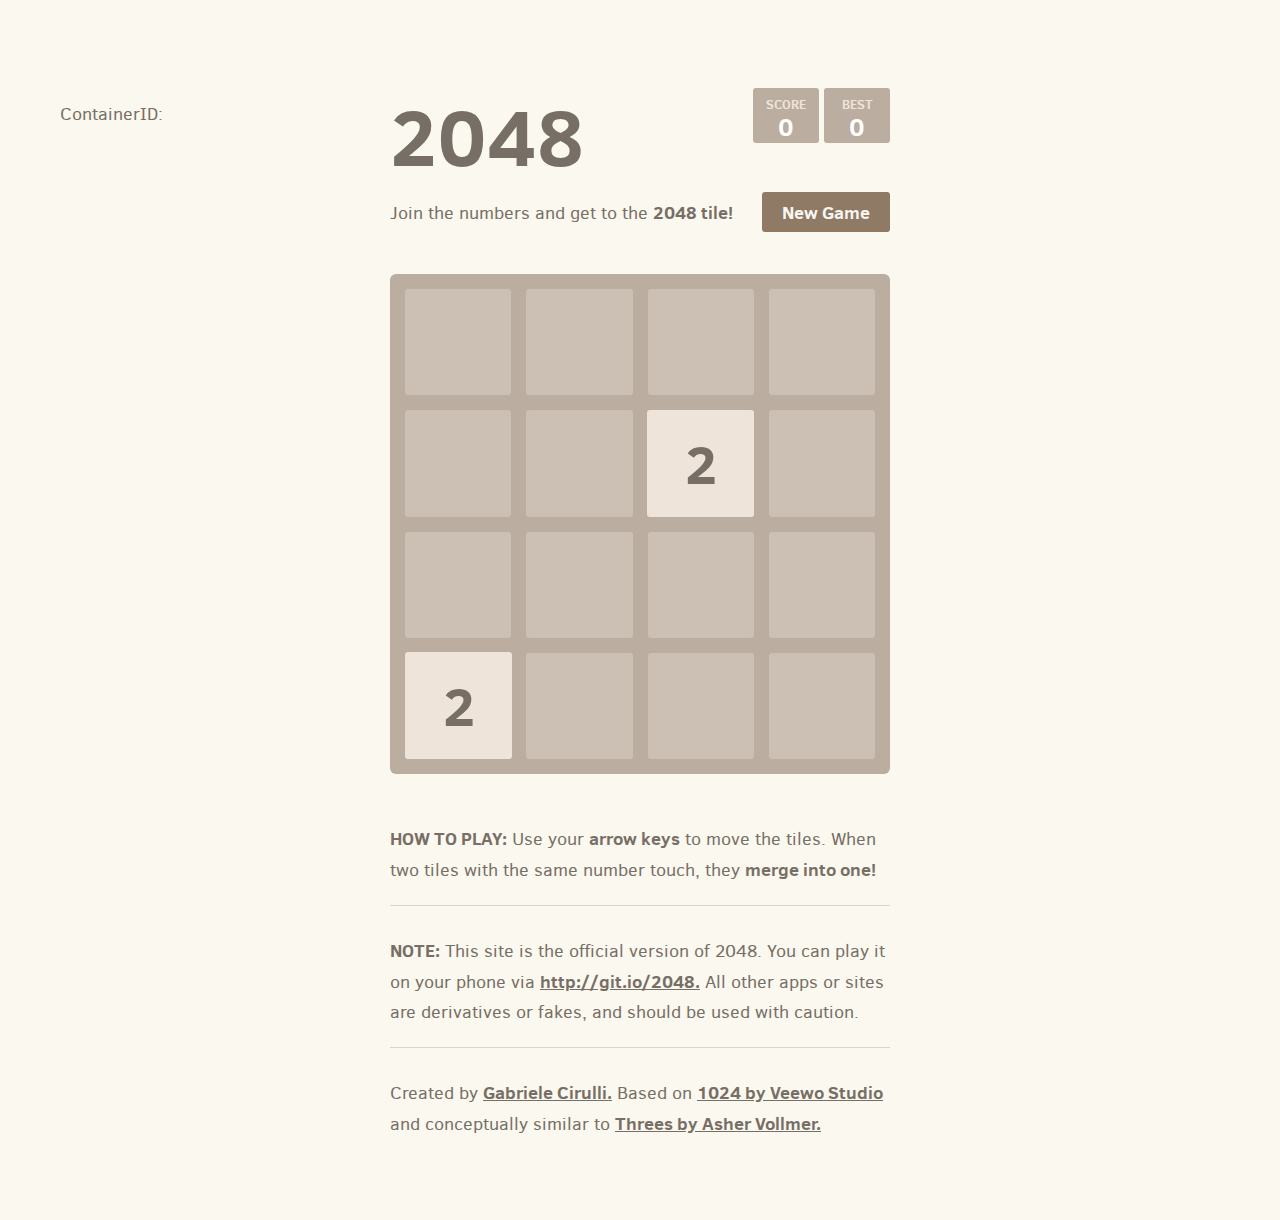
<file: 2048/index.html>
<!DOCTYPE html>
<html>
<head>
  <meta charset="utf-8">
  <title>2048</title>

  <link href="style/main.css" rel="stylesheet" type="text/css">
  <link rel="shortcut icon" href="favicon.ico">
  <link rel="apple-touch-icon" href="meta/apple-touch-icon.png">
  <link rel="apple-touch-startup-image" href="meta/apple-touch-startup-image-640x1096.png" media="(device-width: 320px) and (device-height: 568px) and (-webkit-device-pixel-ratio: 2)"> <!-- iPhone 5+ -->
  <link rel="apple-touch-startup-image" href="meta/apple-touch-startup-image-640x920.png"  media="(device-width: 320px) and (device-height: 480px) and (-webkit-device-pixel-ratio: 2)"> <!-- iPhone, retina -->
  <meta name="apple-mobile-web-app-capable" content="yes">
  <meta name="apple-mobile-web-app-status-bar-style" content="black">

  <meta name="HandheldFriendly" content="True">
  <meta name="MobileOptimized" content="320">
  <meta name="viewport" content="width=device-width, target-densitydpi=160dpi, initial-scale=1.0, maximum-scale=1, user-scalable=no, minimal-ui">
</head>
<body>
  <div class="container">
    <p style="position:absolute;left:60px;top:100px;">ContainerID: </p>
    <div class="heading">
      <h1 class="title">2048</h1>
      <div class="scores-container">
        <div class="score-container">0</div>
        <div class="best-container">0</div>
      </div>
    </div>

    <div class="above-game">
      <p class="game-intro">Join the numbers and get to the <strong>2048 tile!</strong></p>
      <a class="restart-button">New Game</a>
    </div>

    <div class="game-container">
      <div class="game-message">
        <p></p>
        <div class="lower">
	        <a class="keep-playing-button">Keep going</a>
          <a class="retry-button">Try again</a>
        </div>
      </div>

      <div class="grid-container">
        <div class="grid-row">
          <div class="grid-cell"></div>
          <div class="grid-cell"></div>
          <div class="grid-cell"></div>
          <div class="grid-cell"></div>
        </div>
        <div class="grid-row">
          <div class="grid-cell"></div>
          <div class="grid-cell"></div>
          <div class="grid-cell"></div>
          <div class="grid-cell"></div>
        </div>
        <div class="grid-row">
          <div class="grid-cell"></div>
          <div class="grid-cell"></div>
          <div class="grid-cell"></div>
          <div class="grid-cell"></div>
        </div>
        <div class="grid-row">
          <div class="grid-cell"></div>
          <div class="grid-cell"></div>
          <div class="grid-cell"></div>
          <div class="grid-cell"></div>
        </div>
      </div>

      <div class="tile-container">

      </div>
    </div>

    <p class="game-explanation">
      <strong class="important">How to play:</strong> Use your <strong>arrow keys</strong> to move the tiles. When two tiles with the same number touch, they <strong>merge into one!</strong>
    </p>
    <hr>
    <p>
    <strong class="important">Note:</strong> This site is the official version of 2048. You can play it on your phone via <a href="http://git.io/2048">http://git.io/2048.</a> All other apps or sites are derivatives or fakes, and should be used with caution.
    </p>
    <hr>
    <p>
    Created by <a href="http://gabrielecirulli.com" target="_blank">Gabriele Cirulli.</a> Based on <a href="https://itunes.apple.com/us/app/1024!/id823499224" target="_blank">1024 by Veewo Studio</a> and conceptually similar to <a href="http://asherv.com/threes/" target="_blank">Threes by Asher Vollmer.</a>
    </p>
  </div>

  <script src="js/bind_polyfill.js"></script>
  <script src="js/classlist_polyfill.js"></script>
  <script src="js/animframe_polyfill.js"></script>
  <script src="js/keyboard_input_manager.js"></script>
  <script src="js/html_actuator.js"></script>
  <script src="js/grid.js"></script>
  <script src="js/tile.js"></script>
  <script src="js/local_storage_manager.js"></script>
  <script src="js/game_manager.js"></script>
  <script src="js/application.js"></script>
</body>
</html>
</file>
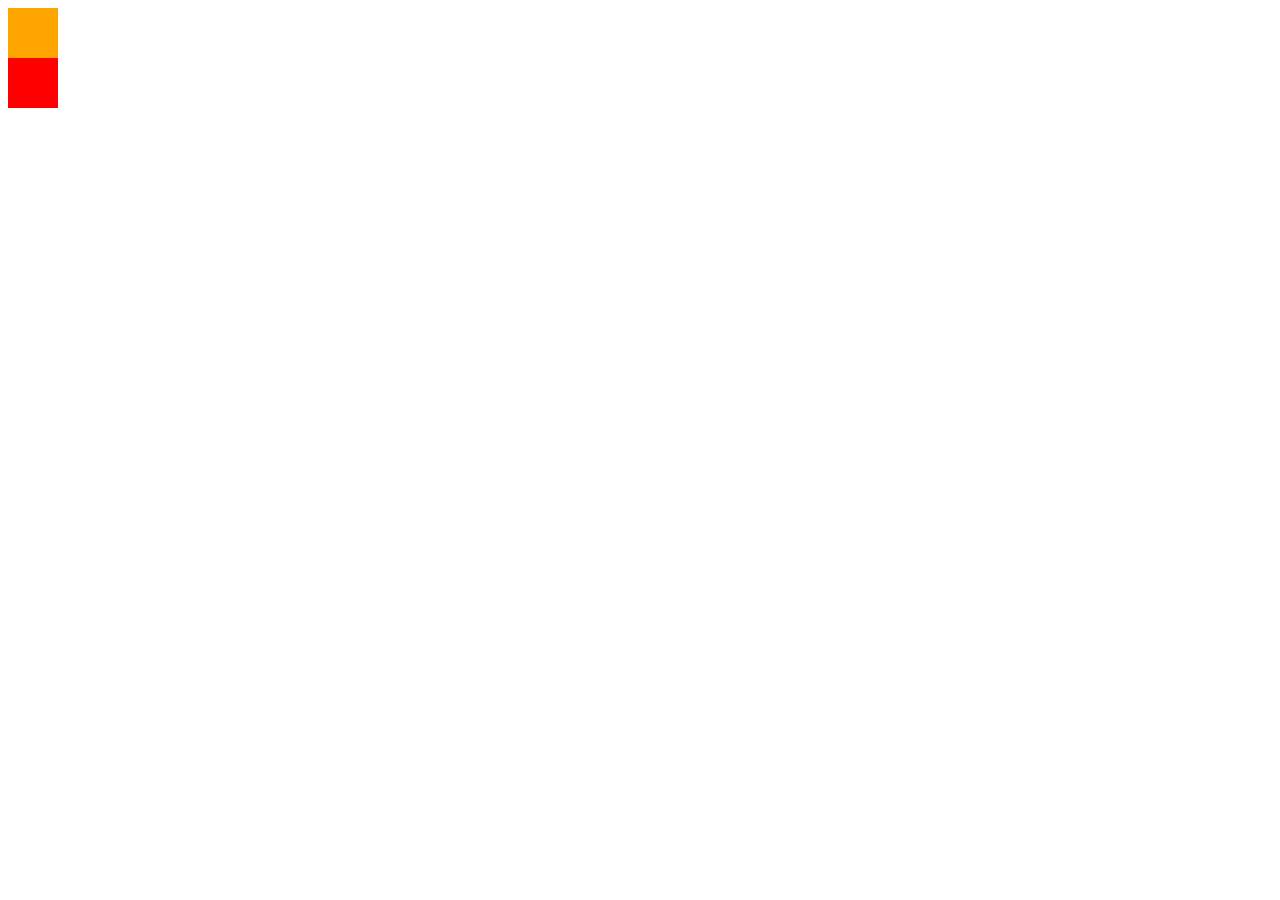
<file: drag/index.html>
<!DOCTYPE html>
<html>
<head>
	<meta charset="utf-8">
	<title>拖拽demo</title>
	<link rel="stylesheet" type="text/css" href="drag.css">
	<script type="text/javascript" src="drag.js"></script>
</head>
<body>
<div id="target"></div>
<div id="target2"></div>
<script type="text/javascript">
// 使用：声明2个拖拽实例
new Drag('target');
new Drag('target2');
</script>
</body>
</html>
</file>
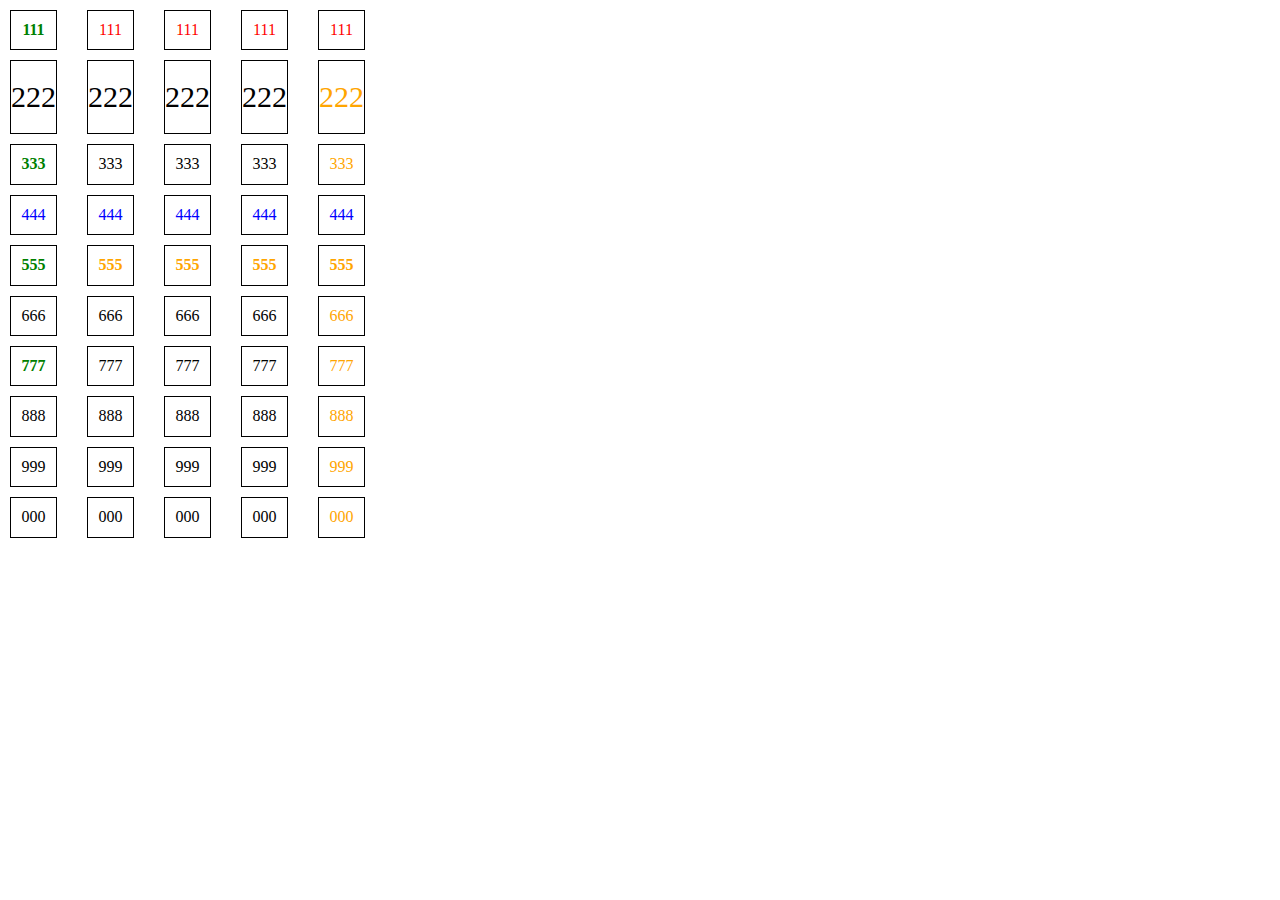
<file: attribute_selector.html>
<!DOCTYPE html>
<html>
<head>
    <meta charset="UTF-8">
    <title>HTML 5的属性选择器(id和class)</title>
    <style type="text/css">
    * {
        margin: 0;
        padding: 0;
    }
    /*ul下所有的class选择器*/
    ul.box {
        float: left;
        margin-right: 10px;
        list-style: none;
        text-align: center;
    }
    /*所有的li*/
    li {
        margin-bottom: 10px;
        line-height: 2.4;
        border: 1px solid #000;
    }
    /*ul下所有的class选择器*/
    ul[class="box"] {
        margin-left: 10px;
        margin-right: 20px;
        margin-top: 10px;
    }
    /*选取属性值中包含指定词汇的元素*/
    li[class~='list5'] {
        color: red;
    }
    /*用来匹配属性值以指定值开头的每个元素*/
    li[class^='list6'] {
        font-size: 30px;
    }
    /*匹配属性值中包含指定值的每个元素*/
    li[class*='list-10'] {
        color: blue;
    }
    /*匹配属性值以指定值结尾的每个元素*/
    li[class$='11'] {
        font-weight: 900;
    }
    /*选取带有以指定值开头的属性值的元素，该值必须是整个单词*/
    li[id|='list'] {
        font-weight: 900;
        color: green;
    }
    li[class|='list'] {
        font-weight: 900;
        color: green;
    }
    /*规定属于其父元素的第5个子元素的每个 p 的背景色：*/
    :nth-child(5) {
        color: orange;
    }
    </style>
    </head>
    <body>
        <ul id="box1" class="box">
            <li id="list3" class="list-5 list-7">111</li>
            <li id="list4" class="list6 list-8">222</li>
            <li id="list-5" class="list7 list-9">333</li>
            <li id="list6" class="list8 list-10">444</li>
            <li id="list7" class="list-9 list-11">555</li>
            <li id="list8" class="list10 list-12">666</li>
            <li id="list-9" class="list11 list-13">777</li>
            <li id="list10" class="list12 list-14">888</li>
            <li id="list11" class="list13 list-15">999</li>
            <li id="list12" class="list14 list-16">000</li>
        </ul>
        <ul id="box2" class="box">
            <li id="list3" class="list5 list-7">111</li>
            <li id="list4" class="list6 list-8">222</li>
            <li id="list5" class="list7 list-9">333</li>
            <li id="list6" class="list8 list-10">444</li>
            <li id="list7" class="list9 list-11">555</li>
            <li id="list8" class="list10 list-12">666</li>
            <li id="list9" class="list11 list-13">777</li>
            <li id="list10" class="list12 list-14">888</li>
            <li id="list11" class="list13 list-15">999</li>
            <li id="list12" class="list14 list-16">000</li>
        </ul>
            <ul id="box3" class="box">
            <li id="list3" class="list5 list-7">111</li>
            <li id="list4" class="list6 list-8">222</li>
            <li id="list5" class="list7 list-9">333</li>
            <li id="list6" class="list8 list-10">444</li>
            <li id="list7" class="list9 list-11">555</li>
            <li id="list8" class="list10 list-12">666</li>
            <li id="list9" class="list11 list-13">777</li>
            <li id="list10" class="list12 list-14">888</li>
            <li id="list11" class="list13 list-15">999</li>
            <li id="list12" class="list14 list-16">000</li>
        </ul>
        <ul id="box4" class="box">
            <li id="list3" class="list5 list-7">111</li>
            <li id="list4" class="list6 list-8">222</li>
            <li id="list5" class="list7 list-9">333</li>
            <li id="list6" class="list8 list-10">444</li>
            <li id="list7" class="list9 list-11">555</li>
            <li id="list8" class="list10 list-12">666</li>
            <li id="list9" class="list11 list-13">777</li>
            <li id="list10" class="list12 list-14">888</li>
            <li id="list11" class="list13 list-15">999</li>
            <li id="list12" class="list14 list-16">000</li>
        </ul>
        <ul id="box5" class="box">
            <li id="list3" class="list5 list-7">111</li>
            <li id="list4" class="list6 list-8">222</li>
            <li id="list5" class="list7 list-9">333</li>
            <li id="list6" class="list8 list-10">444</li>
            <li id="list7" class="list9 list-11">555</li>
            <li id="list8" class="list10 list-12">666</li>
            <li id="list9" class="list11 list-13">777</li>
            <li id="list10" class="list12 list-14">888</li>
            <li id="list11" class="list13 list-15">999</li>
            <li id="list12" class="list14 list-16">000</li>
        </ul>
    </body>
</html>
</file>
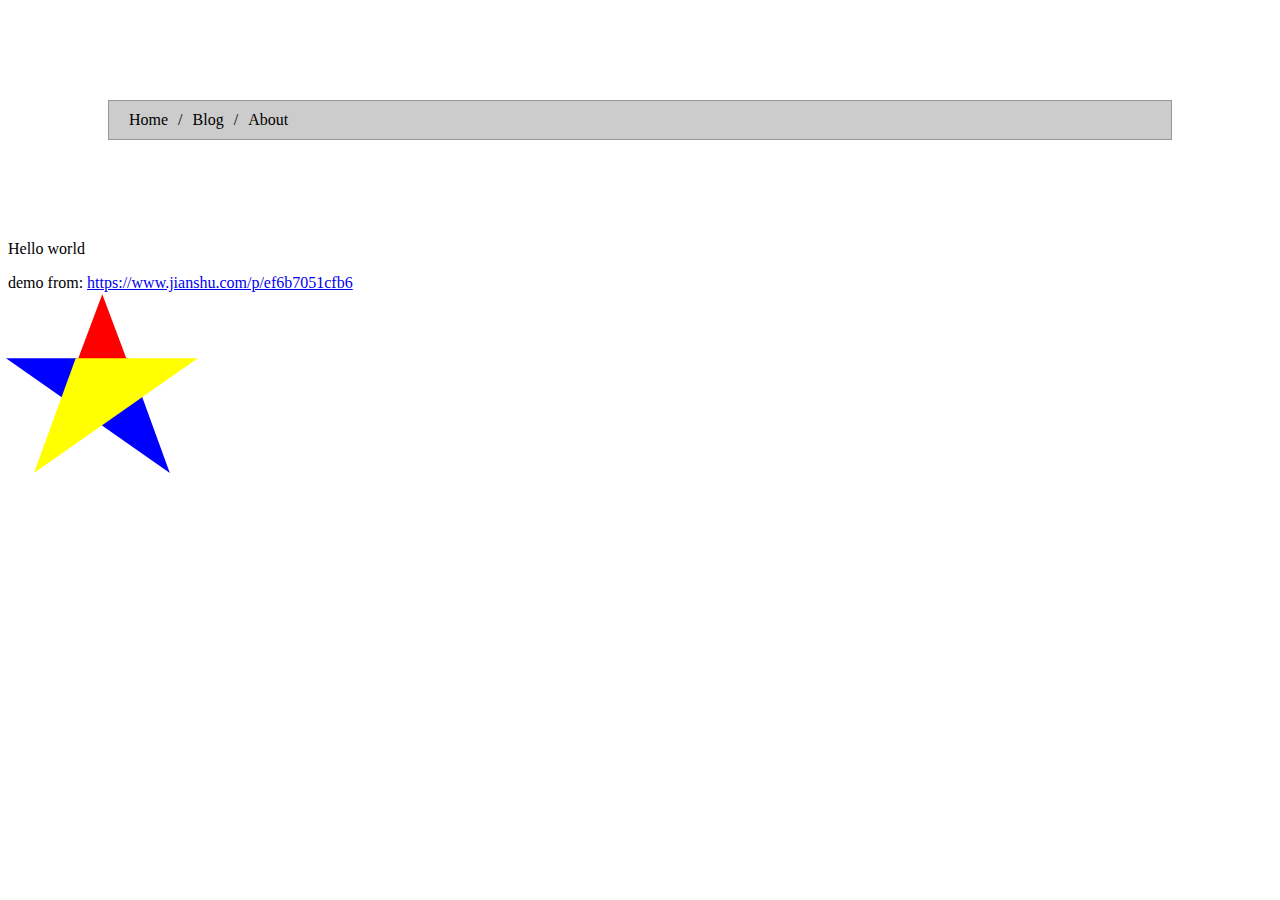
<file: css_before_demo.html>
<!DOCTYPE html>
<html>
<head>
<meta charset="utf-8">
<title>before/after探秘</title>
<style type="text/css">
/*面包屑*/
ul {
  margin: 100px;
  background: #ccc;
  padding: 10px;
  border: 1px solid #999;
  list-style:none;
}
ul:after {
  clear: both;
  content: '';
  display: block;
}
li {
   float: left; 
   margin-left: 10px;
}
li:after {
  content: '/';
  margin-left: 10px;
}
li:last-child::after{
  content: none;
}

/*hello world*/
p:before{
  content: "H";
}
p:after{
  content: "d";
}

/*五角星*/
#star-five {
  margin-top: 60px;
  width: 0;
  height: 0;
  border-left: 100px solid transparent;
  border-right: 100px solid transparent;
  border-bottom: 70px solid blue;
  position: relative;
  transform: rotate(35deg);
}
#star-five:before {
   border-bottom: 80px solid red;
   border-left: 30px solid transparent;
   border-right: 30px solid transparent;
   position: absolute;
   height: 0;
   width: 0;
   top: -45px;
   left: -65px;
   content: '';
  transform: rotate(-35deg);
}
#star-five:after {
  width: 0;
  height: 0;
  border-left: 100px solid transparent;
  border-right: 100px solid transparent;
  border-bottom: 70px solid yellow;
  top: 7px;
  left: -110px;
  position: absolute;
  display: block;
  content: '';
  transform: rotate(-70deg);
}
</style>
</head>
<body>
  <!-- 使用伪元素制作面包屑，清除浮动等 -->
  <ul>
    <li>Home</li>
    <li>Blog</li>
    <li>About</li>
  </ul>

  <!-- 使用伪元素追加字符 -->
  <p>ello worl</p>
  <div>demo from: 
    <a href="https://www.jianshu.com/p/ef6b7051cfb6" target="_blank">
      https://www.jianshu.com/p/ef6b7051cfb6
    </a>
  </div>

  <!-- 五角星 -->
  <div id='star-five'></div>
</body>
</html>
</file>
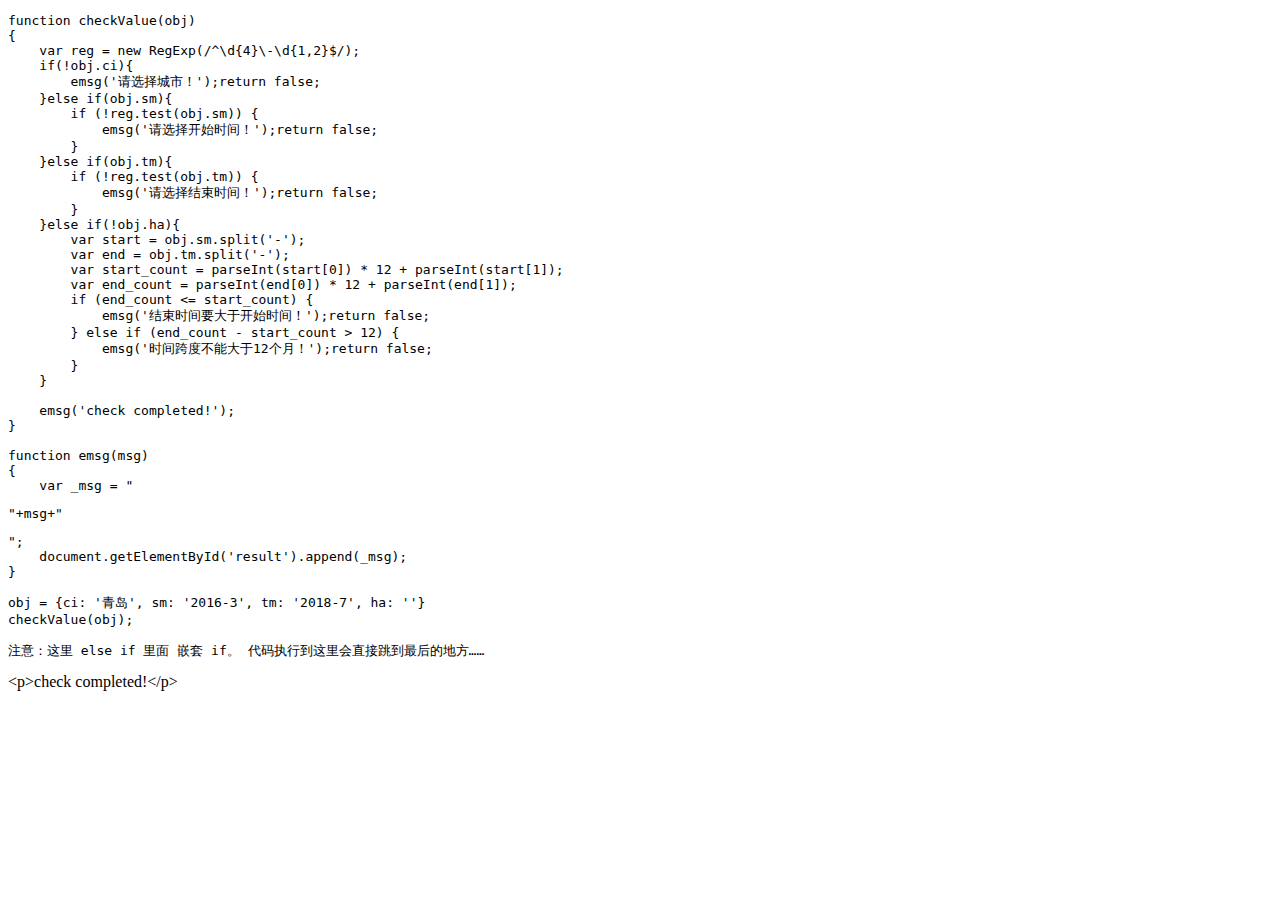
<file: if_demo.html>
<!DOCTYPE html>
<html>
<head>
    <title>if test</title>
    <meta charset="utf-8">
</head>
<body>
<pre>
function checkValue(obj)
{
    var reg = new RegExp(/^\d{4}\-\d{1,2}$/);
    if(!obj.ci){
        emsg('请选择城市！');return false;
    }else if(obj.sm){
        if (!reg.test(obj.sm)) {
            emsg('请选择开始时间！');return false;
        }
    }else if(obj.tm){
        if (!reg.test(obj.tm)) {
            emsg('请选择结束时间！');return false;
        }
    }else if(!obj.ha){
        var start = obj.sm.split('-');
        var end = obj.tm.split('-');
        var start_count = parseInt(start[0]) * 12 + parseInt(start[1]);
        var end_count = parseInt(end[0]) * 12 + parseInt(end[1]);
        if (end_count <= start_count) {
            emsg('结束时间要大于开始时间！');return false;
        } else if (end_count - start_count > 12) {
            emsg('时间跨度不能大于12个月！');return false;
        }
    }

    emsg('check completed!');
}

function emsg(msg)
{
    var _msg = "<p>"+msg+"</p>";
    document.getElementById('result').append(_msg);
}

obj = {ci: '青岛', sm: '2016-3', tm: '2018-7', ha: ''}
checkValue(obj);

注意：这里 else if 里面 嵌套 if。 代码执行到这里会直接跳到最后的地方……
</pre>

<div id="result">
</div>
<script type="text/javascript">
function checkValue(obj)
{
    var reg = new RegExp(/^\d{4}\-\d{1,2}$/);
    if(!obj.ci){
        emsg('请选择城市！');return false;
    }else if(obj.sm){
        if (!reg.test(obj.sm)) {
            emsg('请选择开始时间！');return false;
        }
    }else if(obj.tm){
        if (!reg.test(obj.tm)) {
            emsg('请选择结束时间！');return false;
        }
    }else if(!obj.ha){
        var start = obj.sm.split('-');
        var end = obj.tm.split('-');
        var start_count = parseInt(start[0]) * 12 + parseInt(start[1]);
        var end_count = parseInt(end[0]) * 12 + parseInt(end[1]);
        if (end_count <= start_count) {
            emsg('结束时间要大于开始时间！');return false;
        } else if (end_count - start_count > 12) {
            emsg('时间跨度不能大于12个月！');return false;
        }
    }

    emsg('check completed!');
}

function emsg(msg)
{
    var _msg = "<p>"+msg+"</p>";
    document.getElementById('result').append(_msg);
}

obj = {ci: '青岛', sm: '2016-3', tm: '2018-7', ha: ''}
checkValue(obj);
</script>
</body>
</html>
</file>
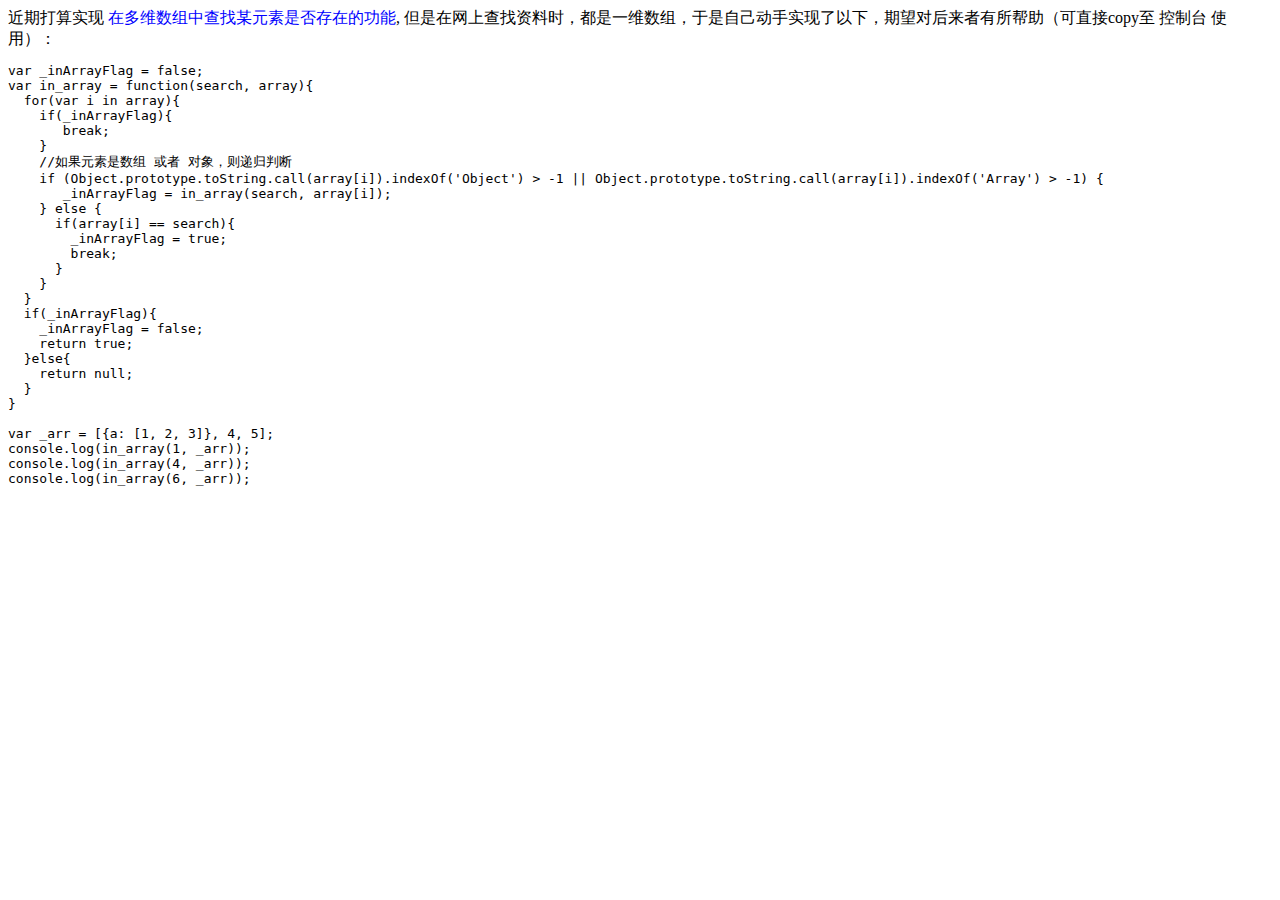
<file: JavaScript_search_element_in_multidimensional_array.html>
<!DOCTYPE html>
<html>
<head>
    <title>if test</title>
    <meta charset="utf-8">
</head>
<body>
<div>
  近期打算实现 <font color="blue">在多维数组中查找某元素是否存在的功能</font>, 但是在网上查找资料时，都是一维数组，于是自己动手实现了以下，期望对后来者有所帮助（可直接copy至 控制台 使用）：
</div>
<pre>
var _inArrayFlag = false;
var in_array = function(search, array){
  for(var i in array){
    if(_inArrayFlag){
       break;
    }
    //如果元素是数组 或者 对象，则递归判断
    if (Object.prototype.toString.call(array[i]).indexOf('Object') > -1 || Object.prototype.toString.call(array[i]).indexOf('Array') > -1) {
       _inArrayFlag = in_array(search, array[i]);
    } else {
      if(array[i] == search){
        _inArrayFlag = true;
        break;
      }
    } 
  }
  if(_inArrayFlag){
    _inArrayFlag = false;
    return true;
  }else{
    return null;
  }
}

var _arr = [{a: [1, 2, 3]}, 4, 5];
console.log(in_array(1, _arr));
console.log(in_array(4, _arr));
console.log(in_array(6, _arr));

</pre>
</body>
</html>
<script type="text/javascript">
var _inArrayFlag = false;
var in_array = function(search, array){
  for(var i in array){
    if(_inArrayFlag){
       break;
    }
    //如果元素是数组 或者 对象，则递归判断
    if (Object.prototype.toString.call(array[i]).indexOf('Object') > -1 || Object.prototype.toString.call(array[i]).indexOf('Array') > -1) {
       _inArrayFlag = in_array(search, array[i]);
    } else {
      if(array[i] == search){
        _inArrayFlag = true;
        break;
      }
    } 
  }
  if(_inArrayFlag){
    _inArrayFlag = false;
    return true;
  }else{
    return null;
  }
}

var _arr = [{a: [1, 2, 3]}, 4, 5];
console.log(in_array(1, _arr));
console.log(in_array(4, _arr));
console.log(in_array(6, _arr));
</script>
</file>
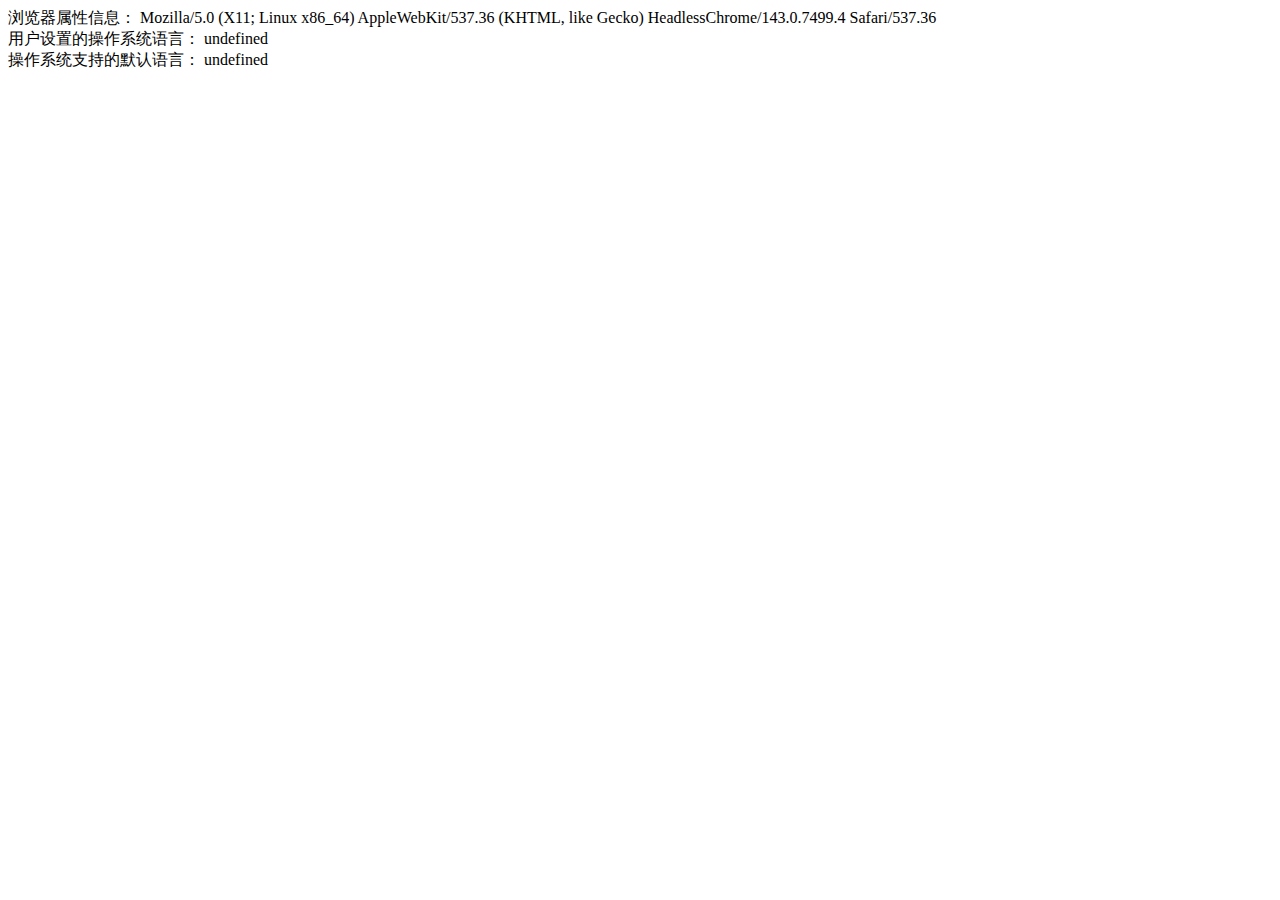
<file: js_getInfo_with_IE.html>
<html>
<head>
<title>JS获取系统信息（仅限IE内核浏览器）</title>
<meta charset="utf-8">
<script>
var info = allinfo();
document.write(info);
 
var locator = new ActiveXObject("WbemScripting.SWbemLocator"); 
var service = locator.ConnectServer(".");
info = pcInfo();
 
document.write(info);
 
//获取浏览器相关信息
function allinfo(){
    var userLanguage = navigator.userLanguage;     // 用户在自己的操作系统上设置的语言（火狐没有）
    var userAgent = navigator.userAgent;   //包含以下属性中所有或一部分的字符串：appCodeName,appName,appVersion,language,platform
    var systemLanguage = navigator.systemLanguage;    // 用户操作系统支持的默认语言（火狐没有）
    var info = '';
    info+="浏览器属性信息： "+userAgent+"<br />";
    info+="用户设置的操作系统语言： "+userLanguage+"<br />";
    info+="操作系统支持的默认语言： "+systemLanguage+"<br />";
    return info;
}

/******************************************以上为浏览器信息，以下为pc信息************************************************/
//CPU 信息 
function cpuInfo() { 
    var properties = service.ExecQuery("SELECT * FROM Win32_Processor"); 
    var e = new Enumerator (properties); 
    var info = "<table border=1>";
    info+="<tr  bgcolor='#CDEDED' style='font-weight: bold;' ><td width='450' >CPU 信息</td></tr>";
    for (;!e.atEnd();e.moveNext ()) { 
        var p = e.item (); 
        info+="<tr style='color: red'><td >CPU序列号:" + p.ProcessorID + "</td></tr>";
        info+="<tr><td >"+p.Caption+"</td></tr>";
        info+="<tr><td >CPU编号："+p.DeviceID+"</td></tr>";
        info+="<tr><td >CPU型号：" + p.Name + "</td></tr>";
        info+="<tr><td >CPU状态：" + p.CpuStatus + "</td></tr>";
        info+="<tr><td >CPU可用性：" + p.Availability + "</td></tr>";
        info+="<tr><td >CUP Level：" + p.Level + "</td></tr>";
        info+="<tr><td >主机名称：" + p.SystemName + "</td></tr>";
        info+="<tr><td >Processor Type：" + p.ProcessorType + "</td></tr>";
    } 
    info+="</table>";
    return info;
}

//主板信息
function mainBoard() { 
    var properties = service.ExecQuery("SELECT * FROM Win32_BaseBoard"); 
    var e = new Enumerator (properties); 
    var info = "<table border=1>"; 
    info+="<tr bgcolor='#CDEDED' style='font-weight: bold;'><td width='450'>主板信息 </td></tr>";
    for (;!e.atEnd();e.moveNext ()) { 
        var p = e.item ();  
        info+="<tr style='color: red'><td >主板ID：" + p.SerialNumber + "</td></tr>";
        info+="<tr><td >" + p.HostingBoard + "</td></tr>";
        info+="<tr><td >制造商：" + p.Manufacturer + "</td></tr>";
        info+="<tr><td >是否开启：" + p.PoweredOn + "</td></tr>";
        info+="<tr><td >型号：" + p.Product + "</td></tr>";
        info+="<tr><td >版本：" + p.Version + "</td></tr>";
    } 
    info+="</table>"; 
    return info;
} 

//获取Ram信息
function raminfo() {
    var system=new Enumerator (service.ExecQuery("SELECT * FROM Win32_ComputerSystem")).item(); 
    var physicMenCap=Math.ceil(system.TotalPhysicalMemory/1024/1024);
    //内存信息 
    var memory = new Enumerator (service.ExecQuery("SELECT * FROM Win32_PhysicalMemory")); 
    for (var mem=[],i=0;!memory.atEnd();memory.moveNext()){ 
        mem[i++] = {cap:memory.item().Capacity/1024/1024, speed:memory.item().Speed};
    }

    var info="<table border=1>"; 
    info+="<tr bgcolor='#CDEDED' style='font-weight: bold;' ><td width='450'>内存信息 </td></tr>";
    info+="<tr style='color: red'><td >内存总量：";
    memDX = 0;
    for(var mi=0;mi<mem.length;mi++){
        memDX += mem[mi].cap;
    }
    info+= memDX + "M</td></tr>";
    info+="<tr style='color: red'><td >可用物理内存：" +physicMenCap + "M</td></tr>";
    info+="</table>"; 
    return info;
}

//获取网络连接信息
function ipinfo(){
    var properties = service.ExecQuery("SELECT * FROM Win32_NetworkAdapterConfiguration Where IPEnabled=TRUE");
    var e = new Enumerator (properties);
    var info="<table border=1>"; 
    info+="<tr bgcolor='#CDEDED' style='font-weight: bold;' ><td width='450'>网络连接信息：</td></tr>";
    var i=1;
    for (;!e.atEnd();e.moveNext ()){
        var p = e.item ();
        info+="<tr style='color: red'><td >MAC地址"+i+"：" + p.MACAddress + "</td></tr>";
        info+="<tr style='color: red'><td >IP地址"+i+"：" + p.IPAddress(0) + "</td></tr>";
        i++;
    }
    info+="</table>"; 
    return info;
}

// 获取操作系统信息
function osinfo(){
    var properties = service.ExecQuery("SELECT * FROM Win32_OperatingSystem");
    var e = new Enumerator (properties);
    var info="<table border=1>"; 
    info+="<tr bgcolor='#CDEDED' style='font-weight: bold;' ><td width='450'>OS信息：</td></tr>";
    var i=1;
    for (;!e.atEnd();e.moveNext ()){
        var p = e.item ();
        info+="<tr style='color: red'><td > " + p.BootDevice + "</td></tr>";
        info+="<tr style='color: red'><td>" + p.BuildNumber + "</td></tr>";
        info+="<tr style='color: red'><td>" + p.BuildType + "</td></tr>";
        info+="<tr style='color: red'><td>" + p.Caption + "</td></tr>";
        info+="<tr style='color: red'><td>" + p.CodeSet + "</td></tr>";
        info+="<tr style='color: red'><td>" + p.CountryCode + "</td></tr>";
        info+="<tr style='color: red'><td>" + p.CreationClassName + "</td></tr>";
        info+="<tr style='color: red'><td>" + p.CSCreationClassName + "</td></tr>";
        info+="<tr style='color: red'><td>" + p.CSDVersion + "</td></tr>";
        info+="<tr style='color: red'><td>" + p.CSName + "</td></tr>";
        info+="<tr style='color: red'><td>" + p.CurrentTimeZone + "</td></tr>";
        info+="<tr style='color: red'><td>" + p.DataExecutionPrevention_Available + "</td></tr>";
        info+="<tr style='color: red'><td>" + p.DataExecutionPrevention_32BitApplications + "</td></tr>";
        info+="<tr style='color: red'><td>" + p.DataExecutionPrevention_Drivers + "</td></tr>";
        info+="<tr style='color: red'><td>" + p.DataExecutionPrevention_SupportPolicy + "</td></tr>";
        info+="<tr style='color: red'><td>" + p.Debug + "</td></tr>";
        info+="<tr style='color: red'><td>" + p.Description + "</td></tr>";
        info+="<tr style='color: red'><td>" + p.Distributed + "</td></tr>";
        info+="<tr style='color: red'><td>" + p.EncryptionLevel + "</td></tr>";
        info+="<tr style='color: red'><td>" + p.ForegroundApplicationBoost + "</td></tr>";
        info+="<tr style='color: red'><td>" + p.FreePhysicalMemory + "</td></tr>";
        info+="<tr style='color: red'><td>" + p.FreeSpaceInPagingFiles + "</td></tr>";
        info+="<tr style='color: red'><td>" + p.FreeVirtualMemory + "</td></tr>";
        info+="<tr style='color: red'><td>" + p.InstallDate + "</td></tr>";
        info+="<tr style='color: red'><td>" + p.LargeSystemCache + "</td></tr>";
        info+="<tr style='color: red'><td>" + p.LastBootUpTime + "</td></tr>";
        info+="<tr style='color: red'><td>" + p.LocalDateTime + "</td></tr>";
        info+="<tr style='color: red'><td>" + p.Locale + "</td></tr>";
        info+="<tr style='color: red'><td>" + p.Manufacturer + "</td></tr>";
        info+="<tr style='color: red'><td>" + p.MaxNumberOfProcesses + "</td></tr>";
        info+="<tr style='color: red'><td>" + p.MaxProcessMemorySize + "</td></tr>";
        info+="<tr style='color: red'><td>" + p.Name + "</td></tr>";
        info+="<tr style='color: red'><td>" + p.NumberOfLicensedUsers + "</td></tr>";
        info+="<tr style='color: red'><td>" + p.NumberOfProcesses + "</td></tr>";
        info+="<tr style='color: red'><td>" + p.NumberOfUsers + "</td></tr>";
        info+="<tr style='color: red'><td>" + p.OperatingSystemSKU + "</td></tr>";
        info+="<tr style='color: red'><td>" + p.Organization + "</td></tr>";
        info+="<tr style='color: red'><td>" + p.OSArchitecture + "</td></tr>";
        info+="<tr style='color: red'><td>" + p.OSLanguage + "</td></tr>";
        info+="<tr style='color: red'><td>" + p.OSProductSuite + "</td></tr>";
        info+="<tr style='color: red'><td>" + p.OSType + "</td></tr>";
        info+="<tr style='color: red'><td>" + p.OtherTypeDescription + "</td></tr>";
        info+="<tr style='color: red'><td>" + p.PAEEnabled + "</td></tr>";
        info+="<tr style='color: red'><td>" + p.PlusProductID + "</td></tr>";
        info+="<tr style='color: red'><td>" + p.PlusVersionNumber + "</td></tr>";
        info+="<tr style='color: red'><td>" + p.PortableOperatingSystem + "</td></tr>";
        info+="<tr style='color: red'><td>" + p.Primary + "</td></tr>";
        info+="<tr style='color: red'><td>" + p.ProductType + "</td></tr>";
        info+="<tr style='color: red'><td>" + p.RegisteredUser + "</td></tr>";
        info+="<tr style='color: red'><td>" + p.SerialNumber + "</td></tr>";
        info+="<tr style='color: red'><td>" + p.ServicePackMajorVersion + "</td></tr>";
        info+="<tr style='color: red'><td>" + p.ServicePackMinorVersion + "</td></tr>";
        info+="<tr style='color: red'><td>" + p.SizeStoredInPagingFiles + "</td></tr>";
        info+="<tr style='color: red'><td>" + p.Status + "</td></tr>";
        info+="<tr style='color: red'><td>" + p.SuiteMask + "</td></tr>";
        info+="<tr style='color: red'><td>" + p.SystemDevice + "</td></tr>";
        info+="<tr style='color: red'><td>" + p.SystemDirectory + "</td></tr>";
        info+="<tr style='color: red'><td>" + p.SystemDrive + "</td></tr>";
        info+="<tr style='color: red'><td>" + p.TotalSwapSpaceSize + "</td></tr>";
        info+="<tr style='color: red'><td>" + p.TotalVirtualMemorySize + "</td></tr>";
        info+="<tr style='color: red'><td>" + p.TotalVisibleMemorySize + "</td></tr>";
        info+="<tr style='color: red'><td>" + p.Version + "</td></tr>";
        //info+="<tr style='color: red'><td>" + p.MUILanguages[] + "</td></tr>";
        i++;
    }
    info+="</table>"; 
    return info;
}

//获取用户帐号信息
function uidinfo(){
    var properties = service.ExecQuery("SELECT * FROM Win32_UserAccount");
    var e = new Enumerator (properties);
    var info="<table border=1>"; 
    info+="<tr bgcolor='#CDEDED' style='font-weight: bold;' ><td width='450'>用户帐号信息：</td></tr>";
    var i=1;
    for (;!e.atEnd();e.moveNext ()){
        var p = e.item ();
        info+="<tr style='color: red'><td > " + i + ":" + p.AccountType + "</td></tr>";
        info+="<tr style='color: red'><td > " + i + ":" + p.Caption + "</td></tr>";
        info+="<tr style='color: red'><td > " + i + ":" + p.Description + "</td></tr>";
        info+="<tr style='color: red'><td > " + i + ":" + p.Disabled + "</td></tr>";
        info+="<tr style='color: red'><td > " + i + ":" + p.Domain + "</td></tr>";
        info+="<tr style='color: red'><td > " + i + ":" + p.FullName + "</td></tr>";
        info+="<tr style='color: red'><td > " + i + ":" + p.InstallDate + "</td></tr>";
        info+="<tr style='color: red'><td > " + i + ":" + p.LocalAccount + "</td></tr>";
        info+="<tr style='color: red'><td > " + i + ":" + p.Lockout + "</td></tr>";
        info+="<tr style='color: red'><td > " + i + ":" + p.Name + "</td></tr>";
        info+="<tr style='color: red'><td > " + i + ":" + p.PasswordChangeable + "</td></tr>";
        info+="<tr style='color: red'><td > " + i + ":" + p.PasswordExpires + "</td></tr>";
        info+="<tr style='color: red'><td > " + i + ":" + p.PasswordRequired + "</td></tr>";
        info+="<tr style='color: red'><td > " + i + ":" + p.SID + "</td></tr>";
        info+="<tr style='color: red'><td > " + i + ":" + p.SIDType + "</td></tr>";
        info+="<tr style='color: red'><td > " + i + ":" + p.Status + "</td></tr>";
        i++;
    }
    info+="</table>"; 
    return info;
}

//获取系统组帐号信息
function sysuidinfo(){
    var properties = service.ExecQuery("SELECT * FROM Win32_GroupUser");
    var e = new Enumerator (properties);
    var info="<table border=1>"; 
    info+="<tr bgcolor='#CDEDED' style='font-weight: bold;' ><td colspan='3'>系统组帐号信息：</td></tr>";
    info+="<tr style='color: red'><td >id</td><td >GroupComponent</td><td >PartComponent</td></tr>";
    var i=1;
    for (;!e.atEnd();e.moveNext ()){
        var p = e.item ();
        info+="<tr style='color: red'><td > " + i + "</td>";
        info+="<td>" + p.GroupComponent + "</td>";
        info+="<td>" + p.PartComponent + "</td></tr>";
        i++;
    }
    info+="</table>"; 
    return info;
}

//获取系统管理组信息
function sysmadinfo(){
    var properties = service.ExecQuery("SELECT * FROM Win32_Group");
    var e = new Enumerator (properties);
    var info="<table border=1>"; 
    info+="<tr bgcolor='#CDEDED' style='font-weight: bold;' ><td colspan='10'>系统管理组信息：</td></tr>";
    info+="<tr style='color: red'><td >id</td><td >Caption</td><td >Description</td><td >Domain</td><td >InstallDate</td><td >LocalAccount</td><td >Name</td><td >SID</td><td >SIDType</td><td >Status</td></tr>";
    var i=1;
    for (;!e.atEnd();e.moveNext ()){
        var p = e.item ();
        info+="<tr style='color: red'><td>" + i + "</td>";
        info+="<td>" + p.Caption + "</td>";
        info+="<td>" + p.Description + "</td>";
        info+="<td>" + p.Domain + "</td>";
        info+="<td>" + p.InstallDate + "</td>";
        info+="<td>" + p.LocalAccount + "</td>";
        info+="<td>" + p.Name + "</td>";
        info+="<td>" + p.SID + "</td>";
        info+="<td>" + p.SIDType + "</td>";
        info+="<td>" + p.Status + "</td></tr>";
        i++;
    }
    info+="</table>"; 
    return info;
}
//获取系统安装的服务信息
function sysserinfo(){
    var properties = service.ExecQuery("SELECT * FROM Win32_Service");
    var e = new Enumerator (properties);
    var info="<table border=1>"; 
    info+="<tr bgcolor='#CDEDED' style='font-weight: bold;' ><td colspan='26'>系统安装的服务信息：</td></tr>";
    info+="<tr style='color: red'><td>id</td><td>AcceptPause</td><td>AcceptStop</td><td>Caption</td><td>CheckPoint</td><td>CreationClassName</td><td>Description</td><td>DesktopInteract</td><td>DisplayName</td><td>ErrorControl</td><td>ExitCode</td><td>InstallDate</td><td>Name</td><td>PathName</td><td>ProcessId</td><td>ServiceSpecificExitCode</td><td>ServiceType</td><td>Started</td><td>StartMode</td><td>StartName</td><td>State</td><td>Status</td><td>SystemCreationClassName</td><td>SystemName</td><td>TagId</td><td>WaitHint</td></tr>";
    var i=1;
    for (;!e.atEnd();e.moveNext ()){
        var p = e.item ();
        info+="<tr style='color: red'><td> " + i + "</td> ";
        info+=" <td>" + p.AcceptPause + "</td> ";
        info+=" <td>" + p.AcceptStop + "</td> ";
        info+=" <td>" + p.Caption + "</td> ";
        info+=" <td>" + p.CheckPoint + "</td> ";
        info+=" <td>" + p.CreationClassName + "</td> ";
        info+=" <td>" + p.Description + "</td> ";
        info+=" <td>" + p.DesktopInteract + "</td> ";
        info+=" <td>" + p.DisplayName + "</td> ";
        info+=" <td>" + p.ErrorControl + "</td> ";
        info+=" <td>" + p.ExitCode + "</td> ";
        info+=" <td>" + p.InstallDate + "</td> ";
        info+=" <td>" + p.Name + "</td> ";
        info+=" <td>" + p.PathName + "</td> ";
        info+=" <td>" + p.ProcessId + "</td> ";
        info+=" <td>" + p.ServiceSpecificExitCode + "</td> ";
        info+=" <td>" + p.ServiceType + "</td> ";
        info+=" <td>" + p.Started + "</td> ";
        info+=" <td>" + p.StartMode + "</td> ";
        info+=" <td>" + p.StartName + "</td> ";
        info+=" <td>" + p.State + "</td> ";
        info+=" <td>" + p.Status + "</td> ";
        info+=" <td>" + p.SystemCreationClassName + "</td> ";
        info+=" <td>" + p.SystemName + "</td> ";
        info+=" <td>" + p.TagId + "</td> ";
        info+=" <td>" + p.WaitHint + "</td></tr>";
        i++;
    }
    info+="</table>"; 
    return info;
}

/*
fnShowPrcName("Win32_StartupCommand")   // 系统自动启动程序
*/
function pcInfo() { //所有信息
    var info = cpuInfo();
    info+=mainBoard();
    info+=ipinfo();
    info+=osinfo();
    info+=uidinfo();
    info+=sysuidinfo();
    info+=sysmadinfo();
    info+=sysserinfo();
    return info;
} 

</script>
</head>
<body>
<div id="elInfo" >
</div>
</body>
</html>
</file>
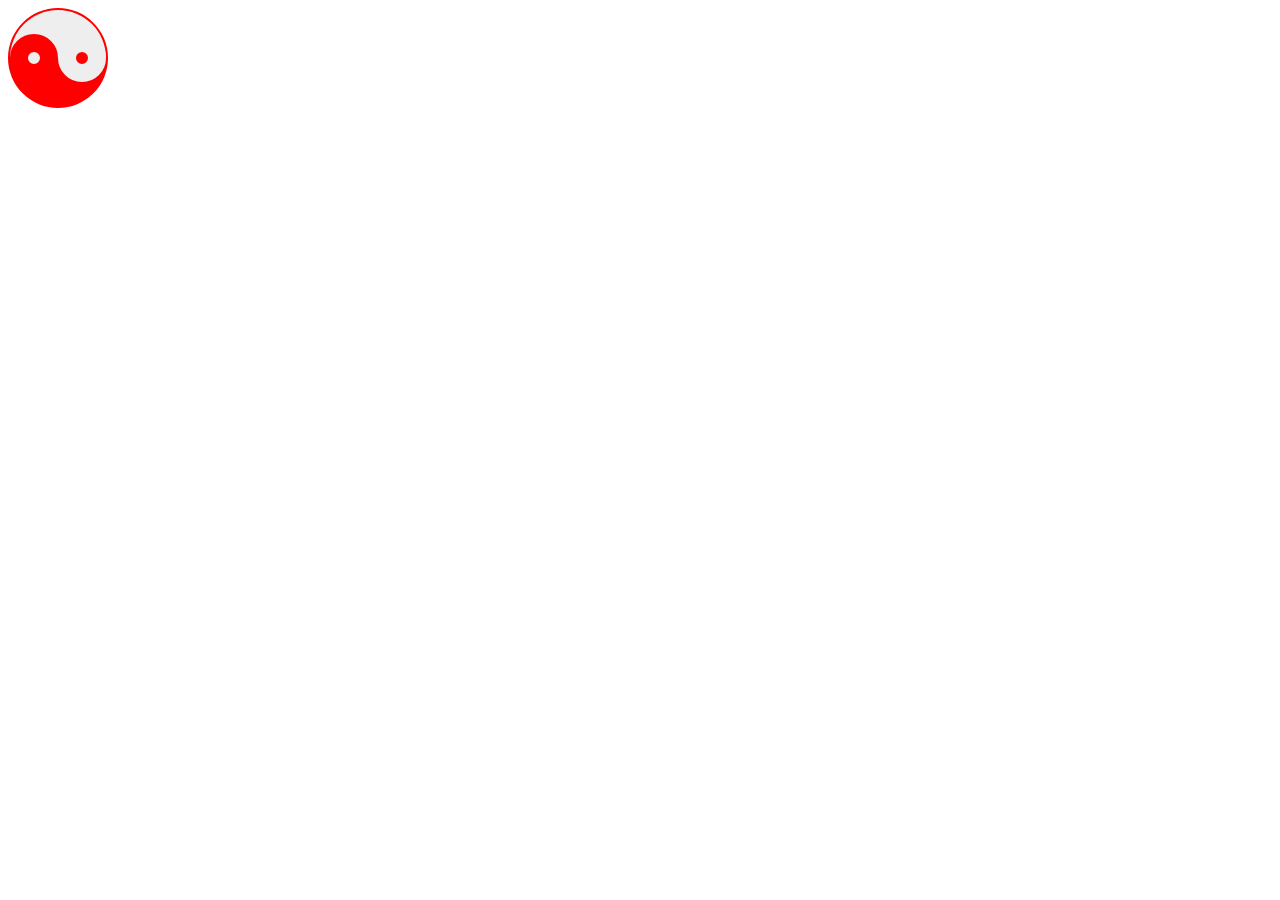
<file: taiji.html>
<html data-dpr="1">
<head>
	<meta name="full-screen" content="yes">
	<meta name="viewport" content="width=device-width,initial-scale=1,maximum-scale=1,minimum-scale=1,user-scalable=no">
	<title>阴阳DIV+CSS</title>
	<style type="text/css">
	#yin-yang {
		width: 96px;
		height: 48px;
		border-color: red;
		border-style: solid;
		border-radius: 100%;
		border-width: 2px 2px 50px 2px;
		background: #eee;
		position: relative;
	}
	#yin-yang:before {
		content: '';
		position: absolute;
		top: 50%;
		left: 0;
		background: #eee;
		border: 18px solid red;
		border-radius: 100%;
		width: 12px;
		height: 12px;
	}
	#yin-yang:after {
		content: '';
		position: absolute;
		top: 50%;
		right: 0;
		background: red;
		border: 18px solid #eee;
		border-radius: 100%;
		width: 12px;
		height: 12px;
	}
	</style>
</head>
<body>
	<div id="yin-yang"></div>
</body>
</html>
</file>
<file: 2048/style/main.css>
@import url(fonts/clear-sans.css);
html, body {
  margin: 0;
  padding: 0;
  background: #faf8ef;
  color: #776e65;
  font-family: "Clear Sans", "Helvetica Neue", Arial, sans-serif;
  font-size: 18px; }

body {
  margin: 80px 0; }

.heading:after {
  content: "";
  display: block;
  clear: both; }

h1.title {
  font-size: 80px;
  font-weight: bold;
  margin: 0;
  display: block;
  float: left; }

@-webkit-keyframes move-up {
  0% {
    top: 25px;
    opacity: 1; }

  100% {
    top: -50px;
    opacity: 0; } }
@-moz-keyframes move-up {
  0% {
    top: 25px;
    opacity: 1; }

  100% {
    top: -50px;
    opacity: 0; } }
@keyframes move-up {
  0% {
    top: 25px;
    opacity: 1; }

  100% {
    top: -50px;
    opacity: 0; } }
.scores-container {
  float: right;
  text-align: right; }

.score-container, .best-container {
  position: relative;
  display: inline-block;
  background: #bbada0;
  padding: 15px 25px;
  font-size: 25px;
  height: 25px;
  line-height: 47px;
  font-weight: bold;
  border-radius: 3px;
  color: white;
  margin-top: 8px;
  text-align: center; }
  .score-container:after, .best-container:after {
    position: absolute;
    width: 100%;
    top: 10px;
    left: 0;
    text-transform: uppercase;
    font-size: 13px;
    line-height: 13px;
    text-align: center;
    color: #eee4da; }
  .score-container .score-addition, .best-container .score-addition {
    position: absolute;
    right: 30px;
    color: red;
    font-size: 25px;
    line-height: 25px;
    font-weight: bold;
    color: rgba(119, 110, 101, 0.9);
    z-index: 100;
    -webkit-animation: move-up 600ms ease-in;
    -moz-animation: move-up 600ms ease-in;
    animation: move-up 600ms ease-in;
    -webkit-animation-fill-mode: both;
    -moz-animation-fill-mode: both;
    animation-fill-mode: both; }

.score-container:after {
  content: "Score"; }

.best-container:after {
  content: "Best"; }

p {
  margin-top: 0;
  margin-bottom: 10px;
  line-height: 1.65; }

a {
  color: #776e65;
  font-weight: bold;
  text-decoration: underline;
  cursor: pointer; }

strong.important {
  text-transform: uppercase; }

hr {
  border: none;
  border-bottom: 1px solid #d8d4d0;
  margin-top: 20px;
  margin-bottom: 30px; }

.container {
  width: 500px;
  margin: 0 auto; }

@-webkit-keyframes fade-in {
  0% {
    opacity: 0; }

  100% {
    opacity: 1; } }
@-moz-keyframes fade-in {
  0% {
    opacity: 0; }

  100% {
    opacity: 1; } }
@keyframes fade-in {
  0% {
    opacity: 0; }

  100% {
    opacity: 1; } }
.game-container {
  margin-top: 40px;
  position: relative;
  padding: 15px;
  cursor: default;
  -webkit-touch-callout: none;
  -ms-touch-callout: none;
  -webkit-user-select: none;
  -moz-user-select: none;
  -ms-user-select: none;
  -ms-touch-action: none;
  touch-action: none;
  background: #bbada0;
  border-radius: 6px;
  width: 500px;
  height: 500px;
  -webkit-box-sizing: border-box;
  -moz-box-sizing: border-box;
  box-sizing: border-box; }
  .game-container .game-message {
    display: none;
    position: absolute;
    top: 0;
    right: 0;
    bottom: 0;
    left: 0;
    background: rgba(238, 228, 218, 0.5);
    z-index: 100;
    text-align: center;
    -webkit-animation: fade-in 800ms ease 1200ms;
    -moz-animation: fade-in 800ms ease 1200ms;
    animation: fade-in 800ms ease 1200ms;
    -webkit-animation-fill-mode: both;
    -moz-animation-fill-mode: both;
    animation-fill-mode: both; }
    .game-container .game-message p {
      font-size: 60px;
      font-weight: bold;
      height: 60px;
      line-height: 60px;
      margin-top: 222px; }
    .game-container .game-message .lower {
      display: block;
      margin-top: 59px; }
    .game-container .game-message a {
      display: inline-block;
      background: #8f7a66;
      border-radius: 3px;
      padding: 0 20px;
      text-decoration: none;
      color: #f9f6f2;
      height: 40px;
      line-height: 42px;
      margin-left: 9px; }
      .game-container .game-message a.keep-playing-button {
        display: none; }
    .game-container .game-message.game-won {
      background: rgba(237, 194, 46, 0.5);
      color: #f9f6f2; }
      .game-container .game-message.game-won a.keep-playing-button {
        display: inline-block; }
    .game-container .game-message.game-won, .game-container .game-message.game-over {
      display: block; }

.grid-container {
  position: absolute;
  z-index: 1; }

.grid-row {
  margin-bottom: 15px; }
  .grid-row:last-child {
    margin-bottom: 0; }
  .grid-row:after {
    content: "";
    display: block;
    clear: both; }

.grid-cell {
  width: 106.25px;
  height: 106.25px;
  margin-right: 15px;
  float: left;
  border-radius: 3px;
  background: rgba(238, 228, 218, 0.35); }
  .grid-cell:last-child {
    margin-right: 0; }

.tile-container {
  position: absolute;
  z-index: 2; }

.tile, .tile .tile-inner {
  width: 107px;
  height: 107px;
  line-height: 107px; }
.tile.tile-position-1-1 {
  -webkit-transform: translate(0px, 0px);
  -moz-transform: translate(0px, 0px);
  transform: translate(0px, 0px); }
.tile.tile-position-1-2 {
  -webkit-transform: translate(0px, 121px);
  -moz-transform: translate(0px, 121px);
  transform: translate(0px, 121px); }
.tile.tile-position-1-3 {
  -webkit-transform: translate(0px, 242px);
  -moz-transform: translate(0px, 242px);
  transform: translate(0px, 242px); }
.tile.tile-position-1-4 {
  -webkit-transform: translate(0px, 363px);
  -moz-transform: translate(0px, 363px);
  transform: translate(0px, 363px); }
.tile.tile-position-2-1 {
  -webkit-transform: translate(121px, 0px);
  -moz-transform: translate(121px, 0px);
  transform: translate(121px, 0px); }
.tile.tile-position-2-2 {
  -webkit-transform: translate(121px, 121px);
  -moz-transform: translate(121px, 121px);
  transform: translate(121px, 121px); }
.tile.tile-position-2-3 {
  -webkit-transform: translate(121px, 242px);
  -moz-transform: translate(121px, 242px);
  transform: translate(121px, 242px); }
.tile.tile-position-2-4 {
  -webkit-transform: translate(121px, 363px);
  -moz-transform: translate(121px, 363px);
  transform: translate(121px, 363px); }
.tile.tile-position-3-1 {
  -webkit-transform: translate(242px, 0px);
  -moz-transform: translate(242px, 0px);
  transform: translate(242px, 0px); }
.tile.tile-position-3-2 {
  -webkit-transform: translate(242px, 121px);
  -moz-transform: translate(242px, 121px);
  transform: translate(242px, 121px); }
.tile.tile-position-3-3 {
  -webkit-transform: translate(242px, 242px);
  -moz-transform: translate(242px, 242px);
  transform: translate(242px, 242px); }
.tile.tile-position-3-4 {
  -webkit-transform: translate(242px, 363px);
  -moz-transform: translate(242px, 363px);
  transform: translate(242px, 363px); }
.tile.tile-position-4-1 {
  -webkit-transform: translate(363px, 0px);
  -moz-transform: translate(363px, 0px);
  transform: translate(363px, 0px); }
.tile.tile-position-4-2 {
  -webkit-transform: translate(363px, 121px);
  -moz-transform: translate(363px, 121px);
  transform: translate(363px, 121px); }
.tile.tile-position-4-3 {
  -webkit-transform: translate(363px, 242px);
  -moz-transform: translate(363px, 242px);
  transform: translate(363px, 242px); }
.tile.tile-position-4-4 {
  -webkit-transform: translate(363px, 363px);
  -moz-transform: translate(363px, 363px);
  transform: translate(363px, 363px); }

.tile {
  position: absolute;
  -webkit-transition: 100ms ease-in-out;
  -moz-transition: 100ms ease-in-out;
  transition: 100ms ease-in-out;
  -webkit-transition-property: -webkit-transform;
  -moz-transition-property: -moz-transform;
  transition-property: transform; }
  .tile .tile-inner {
    border-radius: 3px;
    background: #eee4da;
    text-align: center;
    font-weight: bold;
    z-index: 10;
    font-size: 55px; }
  .tile.tile-2 .tile-inner {
    background: #eee4da;
    box-shadow: 0 0 30px 10px rgba(243, 215, 116, 0), inset 0 0 0 1px rgba(255, 255, 255, 0); }
  .tile.tile-4 .tile-inner {
    background: #ede0c8;
    box-shadow: 0 0 30px 10px rgba(243, 215, 116, 0), inset 0 0 0 1px rgba(255, 255, 255, 0); }
  .tile.tile-8 .tile-inner {
    color: #f9f6f2;
    background: #f2b179; }
  .tile.tile-16 .tile-inner {
    color: #f9f6f2;
    background: #f59563; }
  .tile.tile-32 .tile-inner {
    color: #f9f6f2;
    background: #f67c5f; }
  .tile.tile-64 .tile-inner {
    color: #f9f6f2;
    background: #f65e3b; }
  .tile.tile-128 .tile-inner {
    color: #f9f6f2;
    background: #edcf72;
    box-shadow: 0 0 30px 10px rgba(243, 215, 116, 0.2381), inset 0 0 0 1px rgba(255, 255, 255, 0.14286);
    font-size: 45px; }
    @media screen and (max-width: 520px) {
      .tile.tile-128 .tile-inner {
        font-size: 25px; } }
  .tile.tile-256 .tile-inner {
    color: #f9f6f2;
    background: #edcc61;
    box-shadow: 0 0 30px 10px rgba(243, 215, 116, 0.31746), inset 0 0 0 1px rgba(255, 255, 255, 0.19048);
    font-size: 45px; }
    @media screen and (max-width: 520px) {
      .tile.tile-256 .tile-inner {
        font-size: 25px; } }
  .tile.tile-512 .tile-inner {
    color: #f9f6f2;
    background: #edc850;
    box-shadow: 0 0 30px 10px rgba(243, 215, 116, 0.39683), inset 0 0 0 1px rgba(255, 255, 255, 0.2381);
    font-size: 45px; }
    @media screen and (max-width: 520px) {
      .tile.tile-512 .tile-inner {
        font-size: 25px; } }
  .tile.tile-1024 .tile-inner {
    color: #f9f6f2;
    background: #edc53f;
    box-shadow: 0 0 30px 10px rgba(243, 215, 116, 0.47619), inset 0 0 0 1px rgba(255, 255, 255, 0.28571);
    font-size: 35px; }
    @media screen and (max-width: 520px) {
      .tile.tile-1024 .tile-inner {
        font-size: 15px; } }
  .tile.tile-2048 .tile-inner {
    color: #f9f6f2;
    background: #edc22e;
    box-shadow: 0 0 30px 10px rgba(243, 215, 116, 0.55556), inset 0 0 0 1px rgba(255, 255, 255, 0.33333);
    font-size: 35px; }
    @media screen and (max-width: 520px) {
      .tile.tile-2048 .tile-inner {
        font-size: 15px; } }
  .tile.tile-super .tile-inner {
    color: #f9f6f2;
    background: #3c3a32;
    font-size: 30px; }
    @media screen and (max-width: 520px) {
      .tile.tile-super .tile-inner {
        font-size: 10px; } }

@-webkit-keyframes appear {
  0% {
    opacity: 0;
    -webkit-transform: scale(0);
    -moz-transform: scale(0);
    transform: scale(0); }

  100% {
    opacity: 1;
    -webkit-transform: scale(1);
    -moz-transform: scale(1);
    transform: scale(1); } }
@-moz-keyframes appear {
  0% {
    opacity: 0;
    -webkit-transform: scale(0);
    -moz-transform: scale(0);
    transform: scale(0); }

  100% {
    opacity: 1;
    -webkit-transform: scale(1);
    -moz-transform: scale(1);
    transform: scale(1); } }
@keyframes appear {
  0% {
    opacity: 0;
    -webkit-transform: scale(0);
    -moz-transform: scale(0);
    transform: scale(0); }

  100% {
    opacity: 1;
    -webkit-transform: scale(1);
    -moz-transform: scale(1);
    transform: scale(1); } }
.tile-new .tile-inner {
  -webkit-animation: appear 200ms ease 100ms;
  -moz-animation: appear 200ms ease 100ms;
  animation: appear 200ms ease 100ms;
  -webkit-animation-fill-mode: backwards;
  -moz-animation-fill-mode: backwards;
  animation-fill-mode: backwards; }

@-webkit-keyframes pop {
  0% {
    -webkit-transform: scale(0);
    -moz-transform: scale(0);
    transform: scale(0); }

  50% {
    -webkit-transform: scale(1.2);
    -moz-transform: scale(1.2);
    transform: scale(1.2); }

  100% {
    -webkit-transform: scale(1);
    -moz-transform: scale(1);
    transform: scale(1); } }
@-moz-keyframes pop {
  0% {
    -webkit-transform: scale(0);
    -moz-transform: scale(0);
    transform: scale(0); }

  50% {
    -webkit-transform: scale(1.2);
    -moz-transform: scale(1.2);
    transform: scale(1.2); }

  100% {
    -webkit-transform: scale(1);
    -moz-transform: scale(1);
    transform: scale(1); } }
@keyframes pop {
  0% {
    -webkit-transform: scale(0);
    -moz-transform: scale(0);
    transform: scale(0); }

  50% {
    -webkit-transform: scale(1.2);
    -moz-transform: scale(1.2);
    transform: scale(1.2); }

  100% {
    -webkit-transform: scale(1);
    -moz-transform: scale(1);
    transform: scale(1); } }
.tile-merged .tile-inner {
  z-index: 20;
  -webkit-animation: pop 200ms ease 100ms;
  -moz-animation: pop 200ms ease 100ms;
  animation: pop 200ms ease 100ms;
  -webkit-animation-fill-mode: backwards;
  -moz-animation-fill-mode: backwards;
  animation-fill-mode: backwards; }

.above-game:after {
  content: "";
  display: block;
  clear: both; }

.game-intro {
  float: left;
  line-height: 42px;
  margin-bottom: 0; }

.restart-button {
  display: inline-block;
  background: #8f7a66;
  border-radius: 3px;
  padding: 0 20px;
  text-decoration: none;
  color: #f9f6f2;
  height: 40px;
  line-height: 42px;
  display: block;
  text-align: center;
  float: right; }

.game-explanation {
  margin-top: 50px; }

@media screen and (max-width: 520px) {
  html, body {
    font-size: 15px; }

  body {
    margin: 20px 0;
    padding: 0 20px; }

  h1.title {
    font-size: 27px;
    margin-top: 15px; }

  .container {
    width: 280px;
    margin: 0 auto; }

  .score-container, .best-container {
    margin-top: 0;
    padding: 15px 10px;
    min-width: 40px; }

  .heading {
    margin-bottom: 10px; }

  .game-intro {
    width: 55%;
    display: block;
    box-sizing: border-box;
    line-height: 1.65; }

  .restart-button {
    width: 42%;
    padding: 0;
    display: block;
    box-sizing: border-box;
    margin-top: 2px; }

  .game-container {
    margin-top: 17px;
    position: relative;
    padding: 10px;
    cursor: default;
    -webkit-touch-callout: none;
    -ms-touch-callout: none;
    -webkit-user-select: none;
    -moz-user-select: none;
    -ms-user-select: none;
    -ms-touch-action: none;
    touch-action: none;
    background: #bbada0;
    border-radius: 6px;
    width: 280px;
    height: 280px;
    -webkit-box-sizing: border-box;
    -moz-box-sizing: border-box;
    box-sizing: border-box; }
    .game-container .game-message {
      display: none;
      position: absolute;
      top: 0;
      right: 0;
      bottom: 0;
      left: 0;
      background: rgba(238, 228, 218, 0.5);
      z-index: 100;
      text-align: center;
      -webkit-animation: fade-in 800ms ease 1200ms;
      -moz-animation: fade-in 800ms ease 1200ms;
      animation: fade-in 800ms ease 1200ms;
      -webkit-animation-fill-mode: both;
      -moz-animation-fill-mode: both;
      animation-fill-mode: both; }
      .game-container .game-message p {
        font-size: 60px;
        font-weight: bold;
        height: 60px;
        line-height: 60px;
        margin-top: 222px; }
      .game-container .game-message .lower {
        display: block;
        margin-top: 59px; }
      .game-container .game-message a {
        display: inline-block;
        background: #8f7a66;
        border-radius: 3px;
        padding: 0 20px;
        text-decoration: none;
        color: #f9f6f2;
        height: 40px;
        line-height: 42px;
        margin-left: 9px; }
        .game-container .game-message a.keep-playing-button {
          display: none; }
      .game-container .game-message.game-won {
        background: rgba(237, 194, 46, 0.5);
        color: #f9f6f2; }
        .game-container .game-message.game-won a.keep-playing-button {
          display: inline-block; }
      .game-container .game-message.game-won, .game-container .game-message.game-over {
        display: block; }

  .grid-container {
    position: absolute;
    z-index: 1; }

  .grid-row {
    margin-bottom: 10px; }
    .grid-row:last-child {
      margin-bottom: 0; }
    .grid-row:after {
      content: "";
      display: block;
      clear: both; }

  .grid-cell {
    width: 57.5px;
    height: 57.5px;
    margin-right: 10px;
    float: left;
    border-radius: 3px;
    background: rgba(238, 228, 218, 0.35); }
    .grid-cell:last-child {
      margin-right: 0; }

  .tile-container {
    position: absolute;
    z-index: 2; }

  .tile, .tile .tile-inner {
    width: 58px;
    height: 58px;
    line-height: 58px; }
  .tile.tile-position-1-1 {
    -webkit-transform: translate(0px, 0px);
    -moz-transform: translate(0px, 0px);
    transform: translate(0px, 0px); }
  .tile.tile-position-1-2 {
    -webkit-transform: translate(0px, 67px);
    -moz-transform: translate(0px, 67px);
    transform: translate(0px, 67px); }
  .tile.tile-position-1-3 {
    -webkit-transform: translate(0px, 135px);
    -moz-transform: translate(0px, 135px);
    transform: translate(0px, 135px); }
  .tile.tile-position-1-4 {
    -webkit-transform: translate(0px, 202px);
    -moz-transform: translate(0px, 202px);
    transform: translate(0px, 202px); }
  .tile.tile-position-2-1 {
    -webkit-transform: translate(67px, 0px);
    -moz-transform: translate(67px, 0px);
    transform: translate(67px, 0px); }
  .tile.tile-position-2-2 {
    -webkit-transform: translate(67px, 67px);
    -moz-transform: translate(67px, 67px);
    transform: translate(67px, 67px); }
  .tile.tile-position-2-3 {
    -webkit-transform: translate(67px, 135px);
    -moz-transform: translate(67px, 135px);
    transform: translate(67px, 135px); }
  .tile.tile-position-2-4 {
    -webkit-transform: translate(67px, 202px);
    -moz-transform: translate(67px, 202px);
    transform: translate(67px, 202px); }
  .tile.tile-position-3-1 {
    -webkit-transform: translate(135px, 0px);
    -moz-transform: translate(135px, 0px);
    transform: translate(135px, 0px); }
  .tile.tile-position-3-2 {
    -webkit-transform: translate(135px, 67px);
    -moz-transform: translate(135px, 67px);
    transform: translate(135px, 67px); }
  .tile.tile-position-3-3 {
    -webkit-transform: translate(135px, 135px);
    -moz-transform: translate(135px, 135px);
    transform: translate(135px, 135px); }
  .tile.tile-position-3-4 {
    -webkit-transform: translate(135px, 202px);
    -moz-transform: translate(135px, 202px);
    transform: translate(135px, 202px); }
  .tile.tile-position-4-1 {
    -webkit-transform: translate(202px, 0px);
    -moz-transform: translate(202px, 0px);
    transform: translate(202px, 0px); }
  .tile.tile-position-4-2 {
    -webkit-transform: translate(202px, 67px);
    -moz-transform: translate(202px, 67px);
    transform: translate(202px, 67px); }
  .tile.tile-position-4-3 {
    -webkit-transform: translate(202px, 135px);
    -moz-transform: translate(202px, 135px);
    transform: translate(202px, 135px); }
  .tile.tile-position-4-4 {
    -webkit-transform: translate(202px, 202px);
    -moz-transform: translate(202px, 202px);
    transform: translate(202px, 202px); }

  .tile .tile-inner {
    font-size: 35px; }

  .game-message p {
    font-size: 30px !important;
    height: 30px !important;
    line-height: 30px !important;
    margin-top: 90px !important; }
  .game-message .lower {
    margin-top: 30px !important; } }
</file>
<file: drag/drag.css>
#target, #target2 {
	width: 50px;
	height: 50px;
	background-color: orange;
	cursor: move;
}

#target2 {
	background-color: red;
}
</file>
